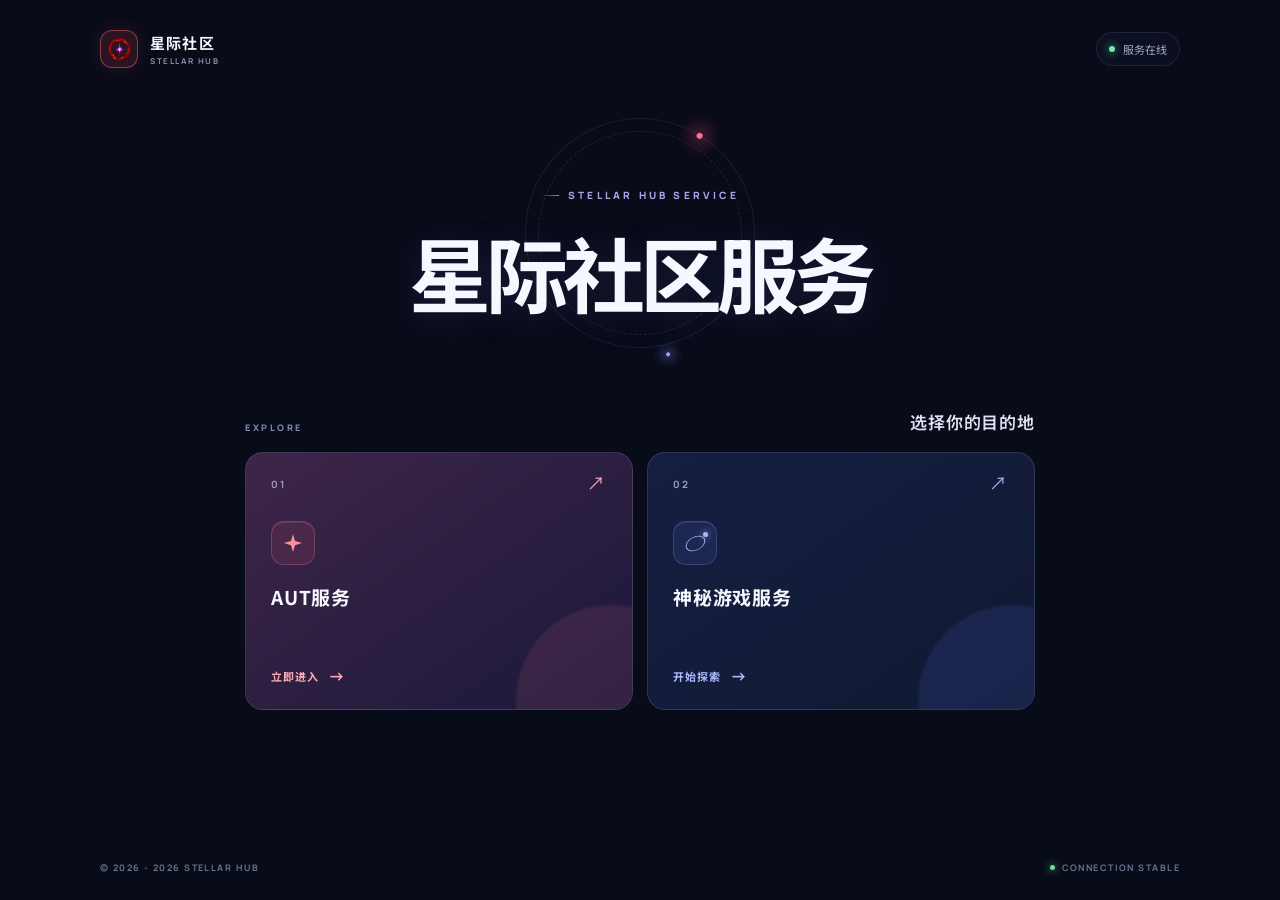
<file: index.html>
<!doctype html>
<html lang="zh-CN">
  <head>
    <meta charset="UTF-8" />
    <meta name="viewport" content="width=device-width, initial-scale=1.0" />
    <meta name="theme-color" content="#090d1c" />
    <title>星际社区</title>
    <link rel="icon" href="stellaricon.png" type="image/png" />
    <link rel="preconnect" href="https://fonts.googleapis.com" />
    <link rel="preconnect" href="https://fonts.gstatic.com" crossorigin />
    <link href="https://fonts.googleapis.com/css2?family=Manrope:wght@400;500;600;700;800&family=Noto+Sans+SC:wght@400;500;600;700;800&display=swap" rel="stylesheet" />
    <link rel="stylesheet" href="styles.css" />
  </head>
  <body>
    <div class="space-bg" aria-hidden="true">
      <div class="nebula nebula-one"></div>
      <div class="nebula nebula-two"></div>
      <div class="star-field star-field-back"></div>
      <div class="star-field star-field-front"></div>
      <div class="orbit orbit-one"></div>
      <div class="orbit orbit-two"></div>
      <div class="glow glow-one"></div>
      <div class="glow glow-two"></div>
    </div>

    <div class="page-shell">
      <header class="site-header">
        <a class="brand" href="#top" aria-label="返回首页">
          <span class="brand-mark"><img src="stellaricon.png" alt="" /></span>
          <span class="brand-copy">
            <strong>星际社区</strong>
            <span>STELLAR HUB</span>
          </span>
        </a>
        <div class="status-pill"><span class="status-dot"></span>服务在线</div>
      </header>

      <main id="top">
        <section class="hero" aria-labelledby="page-title">
          <div class="hero-orbit" aria-hidden="true"><span></span></div>
          <p class="eyebrow"><span></span>STELLAR HUB SERVICE</p>
          <h1 id="page-title">星际社区服务</h1>
        </section>

        <section class="services" aria-labelledby="services-title">
          <div class="section-heading">
            <p class="section-label">EXPLORE</p>
            <h2 id="services-title">选择你的目的地</h2>
          </div>

          <div class="service-grid">
            <button class="service-card service-card-primary" id="autButton" type="button">
              <span class="card-topline"><span>01</span><span class="arrow">↗</span></span>
              <span class="card-icon icon-spark" aria-hidden="true"></span>
              <span class="card-title">AUT服务</span>
              <span class="card-link">立即进入 <span>→</span></span>
            </button>

            <button class="service-card service-card-secondary" id="gameButton" type="button">
              <span class="card-topline"><span>02</span><span class="arrow">↗</span></span>
              <span class="card-icon icon-orbit" aria-hidden="true"></span>
              <span class="card-title">神秘游戏服务</span>
              <span class="card-link">开始探索 <span>→</span></span>
            </button>
          </div>
        </section>
      </main>

      <footer class="site-footer">
        <span>© 2026 - <span class="current-year">2026</span> STELLAR HUB</span>
        <span class="footer-signal"><i></i> CONNECTION STABLE</span>
      </footer>
    </div>

    <div class="toast" id="toast" role="status" aria-live="polite"></div>

    <div class="game-confirm-backdrop" id="gameConfirm" hidden>
      <section class="game-confirm" role="dialog" aria-modal="true" aria-labelledby="game-confirm-title">
        <h2 id="game-confirm-title">🔞是否进入？🔞</h2>
        <div class="game-confirm-actions">
          <button class="game-confirm-yes" id="gameConfirmYes" type="button">是</button>
          <button class="game-confirm-no" id="gameConfirmNo" type="button">否</button>
        </div>
      </section>
    </div>

    <script src="app.js"></script>
  </body>
</html>
</file>
<file: styles.css>
:root {
  --ink: #f7f8ff;
  --muted: #98a1bc;
  --muted-bright: #c7cce0;
  --line: rgba(178, 190, 237, .16);
  --pink: #ff637e;
  --violet: #8d82ff;
  --panel: rgba(18, 23, 47, .64);
}

* { box-sizing: border-box; }

html { min-width: 320px; background: #080b18; scroll-behavior: smooth; }

body {
  min-width: 320px;
  min-height: 100vh;
  margin: 0;
  overflow-x: hidden;
  color: var(--ink);
  background: #080b18;
  font-family: "Manrope", "Noto Sans SC", sans-serif;
  -webkit-font-smoothing: antialiased;
}

button, a { -webkit-tap-highlight-color: transparent; }
button { font: inherit; }

.space-bg,
.space-bg::before,
.space-bg::after {
  position: fixed;
  inset: 0;
  pointer-events: none;
}

.space-bg {
  z-index: -2;
  overflow: hidden;
  background:
    radial-gradient(ellipse at 51% 19%, rgba(48, 55, 111, .78) 0%, rgba(22, 28, 67, .58) 28%, transparent 58%),
    radial-gradient(ellipse at 0% 100%, rgba(40, 63, 143, .3), transparent 46%),
    #080b18;
}

.space-bg::before {
  content: "";
  opacity: .52;
  background: linear-gradient(112deg, transparent 16%, rgba(149, 92, 245, .09) 37%, rgba(40, 150, 230, .12) 51%, transparent 70%);
  transform: rotate(-12deg) scale(1.35);
}

.space-bg::after {
  content: "";
  opacity: .72;
  background: radial-gradient(ellipse at 84% 6%, rgba(255, 71, 127, .19), transparent 30%), radial-gradient(ellipse at 20% 76%, rgba(60, 81, 213, .17), transparent 34%);
}

.nebula { position: absolute; width: 48vw; height: 32vw; border-radius: 50%; filter: blur(82px); opacity: .15; }
.nebula-one { top: -10vw; right: -12vw; background: #ec4c94; }
.nebula-two { bottom: -16vw; left: -17vw; background: #306ee8; }

.star-field {
  position: absolute;
  inset: 0;
  background-image: radial-gradient(circle, rgba(255,255,255,.9) 0 1px, transparent 1.5px), radial-gradient(circle, rgba(144,190,255,.7) 0 1px, transparent 1.5px);
  background-size: 89px 83px, 137px 141px;
  background-position: 13px 21px, 67px 11px;
}
.star-field-back { opacity: .2; transform: scale(1.17); }
.star-field-front { opacity: .09; background-size: 211px 197px, 173px 181px; }

.orbit { position: absolute; border: 1px solid rgba(137, 153, 255, .1); border-radius: 50%; transform: rotate(-23deg); }
.orbit-one { width: 840px; height: 228px; left: 47%; top: 15%; }
.orbit-two { width: 940px; height: 270px; right: 18%; bottom: 1%; transform: rotate(26deg); }
.glow { position: absolute; width: 2px; height: 2px; border-radius: 50%; background: #fff; box-shadow: 0 0 16px 5px rgba(156, 166, 255, .45); }
.glow-one { top: 28%; left: 14%; }
.glow-two { right: 13%; bottom: 27%; box-shadow: 0 0 14px 4px rgba(255, 131, 173, .42); }

.page-shell { width: min(1080px, calc(100% - 72px)); min-height: 100vh; margin: 0 auto; display: flex; flex-direction: column; }

.site-header { display: flex; align-items: center; justify-content: space-between; padding: 30px 0; }
.brand { display: inline-flex; align-items: center; gap: 12px; color: var(--ink); text-decoration: none; }
.brand-mark { display: grid; width: 38px; height: 38px; place-items: center; border: 1px solid rgba(255, 126, 146, .42); border-radius: 12px; background: rgba(235, 65, 91, .16); box-shadow: 0 0 22px rgba(224, 61, 104, .16); }
.brand-mark img { width: 25px; height: 25px; }
.brand-copy { display: grid; gap: 2px; }
.brand-copy strong { font-family: "Noto Sans SC", sans-serif; font-size: 15px; font-weight: 700; letter-spacing: .08em; }
.brand-copy span { color: #8992ad; font-size: 8px; font-weight: 700; letter-spacing: .2em; }
.status-pill { display: flex; align-items: center; gap: 8px; padding: 8px 12px; border: 1px solid rgba(148, 165, 227, .14); border-radius: 999px; color: #9ea8c2; background: rgba(18, 24, 48, .4); font-family: "Noto Sans SC", sans-serif; font-size: 11px; }
.status-dot { width: 6px; height: 6px; border-radius: 50%; background: #79e6ac; box-shadow: 0 0 10px #5ae49e; }

main { flex: 1; }
.hero { position: relative; padding: clamp(60px, 10vh, 112px) 0 clamp(64px, 10vh, 100px); text-align: center; }
.hero-orbit { position: absolute; top: 20px; left: 50%; width: 230px; height: 230px; border: 1px solid rgba(137, 155, 255, .12); border-radius: 50%; transform: translateX(-50%) rotate(30deg); }
.hero-orbit::before, .hero-orbit::after { content: ""; position: absolute; border-radius: 50%; }
.hero-orbit::before { inset: 12px; border: 1px dashed rgba(157, 129, 255, .18); }
.hero-orbit::after { top: -3px; left: 50%; width: 6px; height: 6px; background: #ff6e94; box-shadow: 0 0 18px 4px rgba(255, 89, 135, .7); }
.hero-orbit span { position: absolute; right: 27px; bottom: 21px; width: 4px; height: 4px; border-radius: 50%; background: #9ba8ff; box-shadow: 0 0 12px 3px rgba(135, 149, 255, .65); }
.eyebrow, .section-label { position: relative; display: flex; align-items: center; justify-content: center; gap: 9px; margin: 0 0 22px; color: #a9a4e7; font-size: 10px; font-weight: 800; letter-spacing: .32em; }
.eyebrow span { width: 18px; height: 1px; background: linear-gradient(90deg, transparent, #e46e97); }
h1 { position: relative; margin: 0; font-family: "Noto Sans SC", sans-serif; font-size: clamp(43px, 7vw, 82px); font-weight: 700; line-height: 1.16; letter-spacing: -.06em; text-shadow: 0 6px 35px rgba(106, 113, 217, .18); }
h1 em { color: transparent; font-style: normal; background: linear-gradient(105deg, #ff879e 6%, #ff6e91 38%, #c08aff 95%); -webkit-background-clip: text; background-clip: text; }
.hero-intro { position: relative; margin: 26px 0 0; color: var(--muted); font-family: "Noto Sans SC", sans-serif; font-size: 14px; line-height: 2; }
.mobile-break { display: none; }

.services { width: min(790px, 100%); margin: 0 auto; }
.section-heading { display: flex; align-items: end; justify-content: space-between; margin-bottom: 18px; }
.section-label { justify-content: flex-start; margin: 0; color: #7f89ad; font-size: 9px; letter-spacing: .28em; }
.section-heading h2 { margin: 0; color: #dfe3f4; font-family: "Noto Sans SC", sans-serif; font-size: 17px; font-weight: 600; letter-spacing: .05em; }
.service-grid { display: grid; grid-template-columns: repeat(2, 1fr); gap: 14px; }
.service-card { position: relative; display: flex; min-height: 258px; overflow: hidden; padding: 24px 25px 22px; border: 1px solid var(--line); border-radius: 18px; color: var(--ink); text-align: left; cursor: pointer; flex-direction: column; align-items: flex-start; transition: border-color .3s ease, transform .3s ease, box-shadow .3s ease; }
.service-card::before { content: ""; position: absolute; width: 190px; height: 190px; right: -74px; bottom: -86px; border-radius: 50%; background: rgba(255, 117, 142, .11); filter: blur(1px); }
.service-card:hover { transform: translateY(-5px); border-color: rgba(255, 137, 161, .46); box-shadow: 0 20px 44px rgba(3, 5, 19, .32), 0 0 30px rgba(197, 86, 153, .08); }
.service-card:focus-visible { outline: 2px solid #ff8da8; outline-offset: 4px; }
.service-card-primary { background: linear-gradient(145deg, rgba(74, 43, 83, .82), rgba(31, 27, 66, .82)); }
.service-card-secondary { background: linear-gradient(145deg, rgba(26, 36, 76, .8), rgba(19, 28, 58, .8)); }
.service-card-secondary::before { background: rgba(101, 125, 255, .12); }
.card-topline { position: relative; display: flex; width: 100%; justify-content: space-between; color: #9d9cbf; font-size: 10px; font-weight: 700; letter-spacing: .18em; }
.arrow { color: #e9a2ba; font-size: 18px; font-weight: 400; line-height: .7; }
.service-card-secondary .arrow { color: #9aaef0; }
.card-icon { position: relative; display: grid; width: 44px; height: 44px; margin: 30px 0 18px; place-items: center; border: 1px solid rgba(255, 136, 157, .26); border-radius: 13px; color: #ff8ea2; background: rgba(255, 100, 130, .1); box-shadow: inset 0 1px 0 rgba(255,255,255,.08); }
.icon-spark::before { content: ""; width: 18px; height: 18px; background: currentColor; clip-path: polygon(50% 0%, 61% 38%, 100% 50%, 61% 62%, 50% 100%, 39% 62%, 0% 50%, 39% 38%); filter: drop-shadow(0 0 5px currentColor); }
.icon-orbit::before { content: ""; width: 19px; height: 19px; border: 1px solid currentColor; border-radius: 50%; transform: rotate(-28deg) scaleY(.66); }
.icon-orbit::after { content: ""; position: absolute; top: 10px; right: 8px; width: 5px; height: 5px; border-radius: 50%; background: currentColor; box-shadow: 0 0 7px currentColor; }
.service-card-secondary .card-icon { border-color: rgba(143, 161, 255, .24); color: #a9b6ff; background: rgba(111, 132, 255, .1); }
.card-title { position: relative; font-family: "Noto Sans SC", sans-serif; font-size: 19px; font-weight: 700; letter-spacing: .04em; }
.card-description { position: relative; max-width: 260px; margin-top: 8px; color: #aeb4ca; font-family: "Noto Sans SC", sans-serif; font-size: 12px; line-height: 1.8; }
.card-link { position: relative; display: flex; align-items: center; gap: 9px; margin-top: auto; color: #ffabb9; font-size: 11px; font-weight: 700; letter-spacing: .08em; }
.card-link span { font-size: 17px; transition: transform .2s ease; }
.service-card:hover .card-link span { transform: translateX(4px); }
.service-card-secondary .card-link { color: #aebaff; }

.site-footer { display: flex; justify-content: space-between; padding: 54px 0 26px; color: #69738f; font-size: 9px; font-weight: 700; letter-spacing: .16em; }
.footer-signal { display: flex; align-items: center; gap: 7px; }
.footer-signal i { width: 5px; height: 5px; border-radius: 50%; background: #6bdda0; box-shadow: 0 0 8px #6bdda0; }
.toast { position: fixed; z-index: 5; bottom: 28px; left: 50%; padding: 12px 18px; border: 1px solid rgba(255, 155, 175, .25); border-radius: 999px; color: #f8e9ee; background: rgba(28, 20, 47, .9); box-shadow: 0 12px 40px rgba(0, 0, 0, .3); font-family: "Noto Sans SC", sans-serif; font-size: 12px; opacity: 0; pointer-events: none; transform: translate(-50%, 10px); transition: opacity .25s ease, transform .25s ease; backdrop-filter: blur(14px); }
.toast.show { opacity: 1; transform: translate(-50%, 0); }

.game-confirm-backdrop {
  position: fixed;
  z-index: 15;
  inset: 0;
  display: grid;
  place-items: center;
  padding: 20px;
  background: rgba(4, 6, 18, .78);
  backdrop-filter: blur(8px);
}

.game-confirm-backdrop[hidden] { display: none; }

.game-confirm {
  width: min(360px, 100%);
  padding: 32px 28px 26px;
  border: 1px solid rgba(255, 157, 179, .32);
  border-radius: 20px;
  text-align: center;
  background: linear-gradient(145deg, rgba(44, 28, 70, .98), rgba(18, 23, 53, .98));
  box-shadow: 0 25px 70px rgba(0, 0, 0, .48), 0 0 35px rgba(221, 87, 142, .14);
}

.game-confirm h2 {
  margin: 0;
  color: #fff2f5;
  font-family: "Noto Sans SC", sans-serif;
  font-size: 22px;
  font-weight: 700;
}

.game-confirm-actions {
  display: flex;
  justify-content: center;
  gap: 12px;
  margin-top: 26px;
}

.game-confirm-actions button {
  min-width: 92px;
  padding: 10px 20px;
  border: 1px solid rgba(255, 157, 179, .32);
  border-radius: 999px;
  color: #fff;
  font-family: "Noto Sans SC", sans-serif;
  font-size: 13px;
  font-weight: 700;
  cursor: pointer;
  transition: background .2s ease, border-color .2s ease, transform .2s ease;
}

.game-confirm-actions button:hover { transform: translateY(-2px); }

.game-confirm-yes { background: linear-gradient(135deg, #a34f76, #70456f); }
.game-confirm-no { background: rgba(255, 255, 255, .07); }

.game-confirm-actions button:hover,
.game-confirm-actions button:focus-visible {
  border-color: rgba(255, 185, 201, .72);
  outline: none;
}

.game-confirm-yes:hover,
.game-confirm-yes:focus-visible { background: linear-gradient(135deg, #bc5c86, #85527f); }
.game-confirm-no:hover,
.game-confirm-no:focus-visible { background: rgba(255, 255, 255, .14); }

@media (max-width: 680px) {
  .page-shell { width: min(100% - 40px, 520px); }
  .site-header { padding: 20px 0; }
  .status-pill { padding: 7px 10px; font-size: 10px; }
  .hero { padding: 64px 0 58px; }
  .hero-orbit { top: 17px; width: 190px; height: 190px; }
  h1 { font-size: clamp(38px, 11vw, 58px); }
  .hero-intro { margin-top: 20px; font-size: 13px; }
  .mobile-break { display: block; }
  .service-grid { grid-template-columns: 1fr; }
  .service-card { min-height: 225px; }
  .card-icon { margin-top: 22px; }
  .site-footer { padding-top: 34px; font-size: 8px; letter-spacing: .1em; }
}

@media (max-width: 400px) {
  .page-shell { width: min(100% - 30px, 360px); }
  .brand-copy span { display: none; }
  .brand-mark { width: 34px; height: 34px; border-radius: 10px; }
  .brand-mark img { width: 22px; height: 22px; }
  .hero { padding-top: 54px; }
  .eyebrow { font-size: 8px; letter-spacing: .21em; }
  .section-heading h2 { font-size: 15px; }
  .site-footer { flex-direction: column; gap: 10px; }
}

@media (prefers-reduced-motion: reduce) {
  html { scroll-behavior: auto; }
  *, *::before, *::after { transition-duration: .01ms !important; animation-duration: .01ms !important; }
}
</file>
